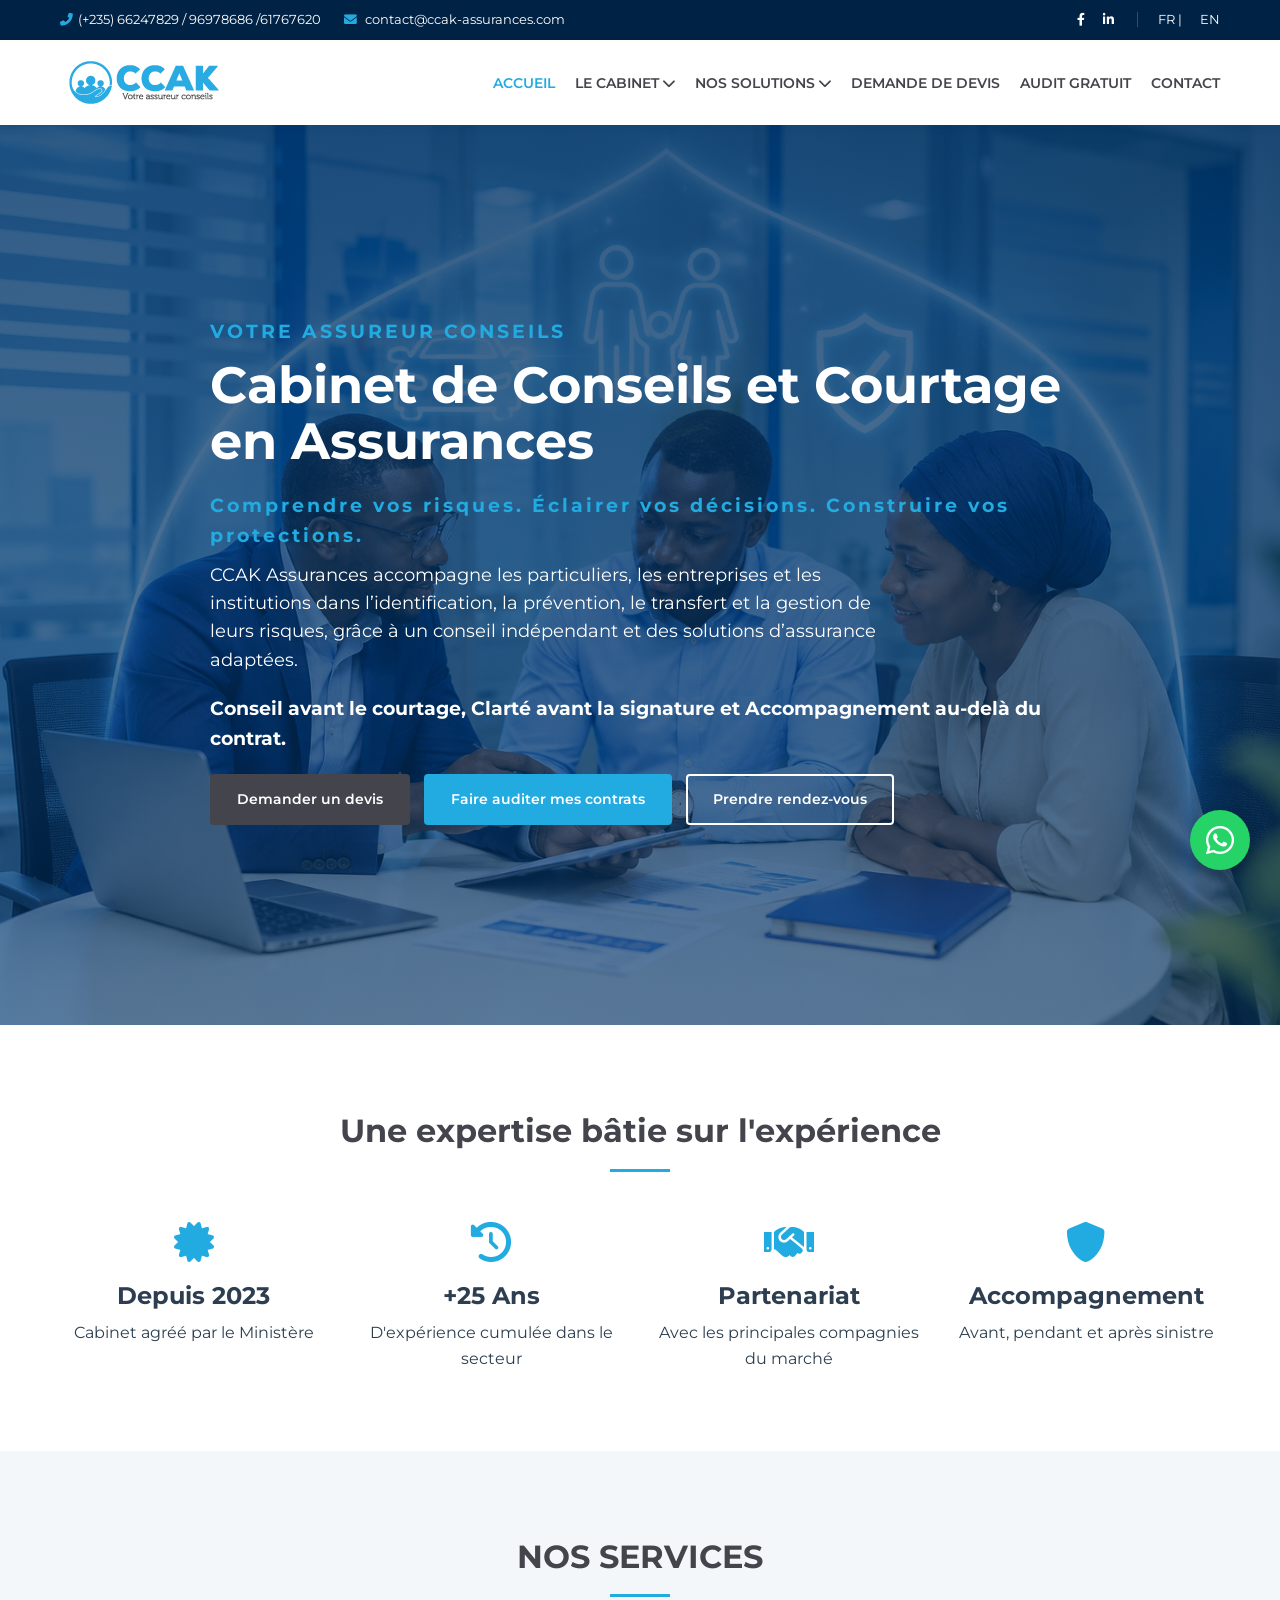
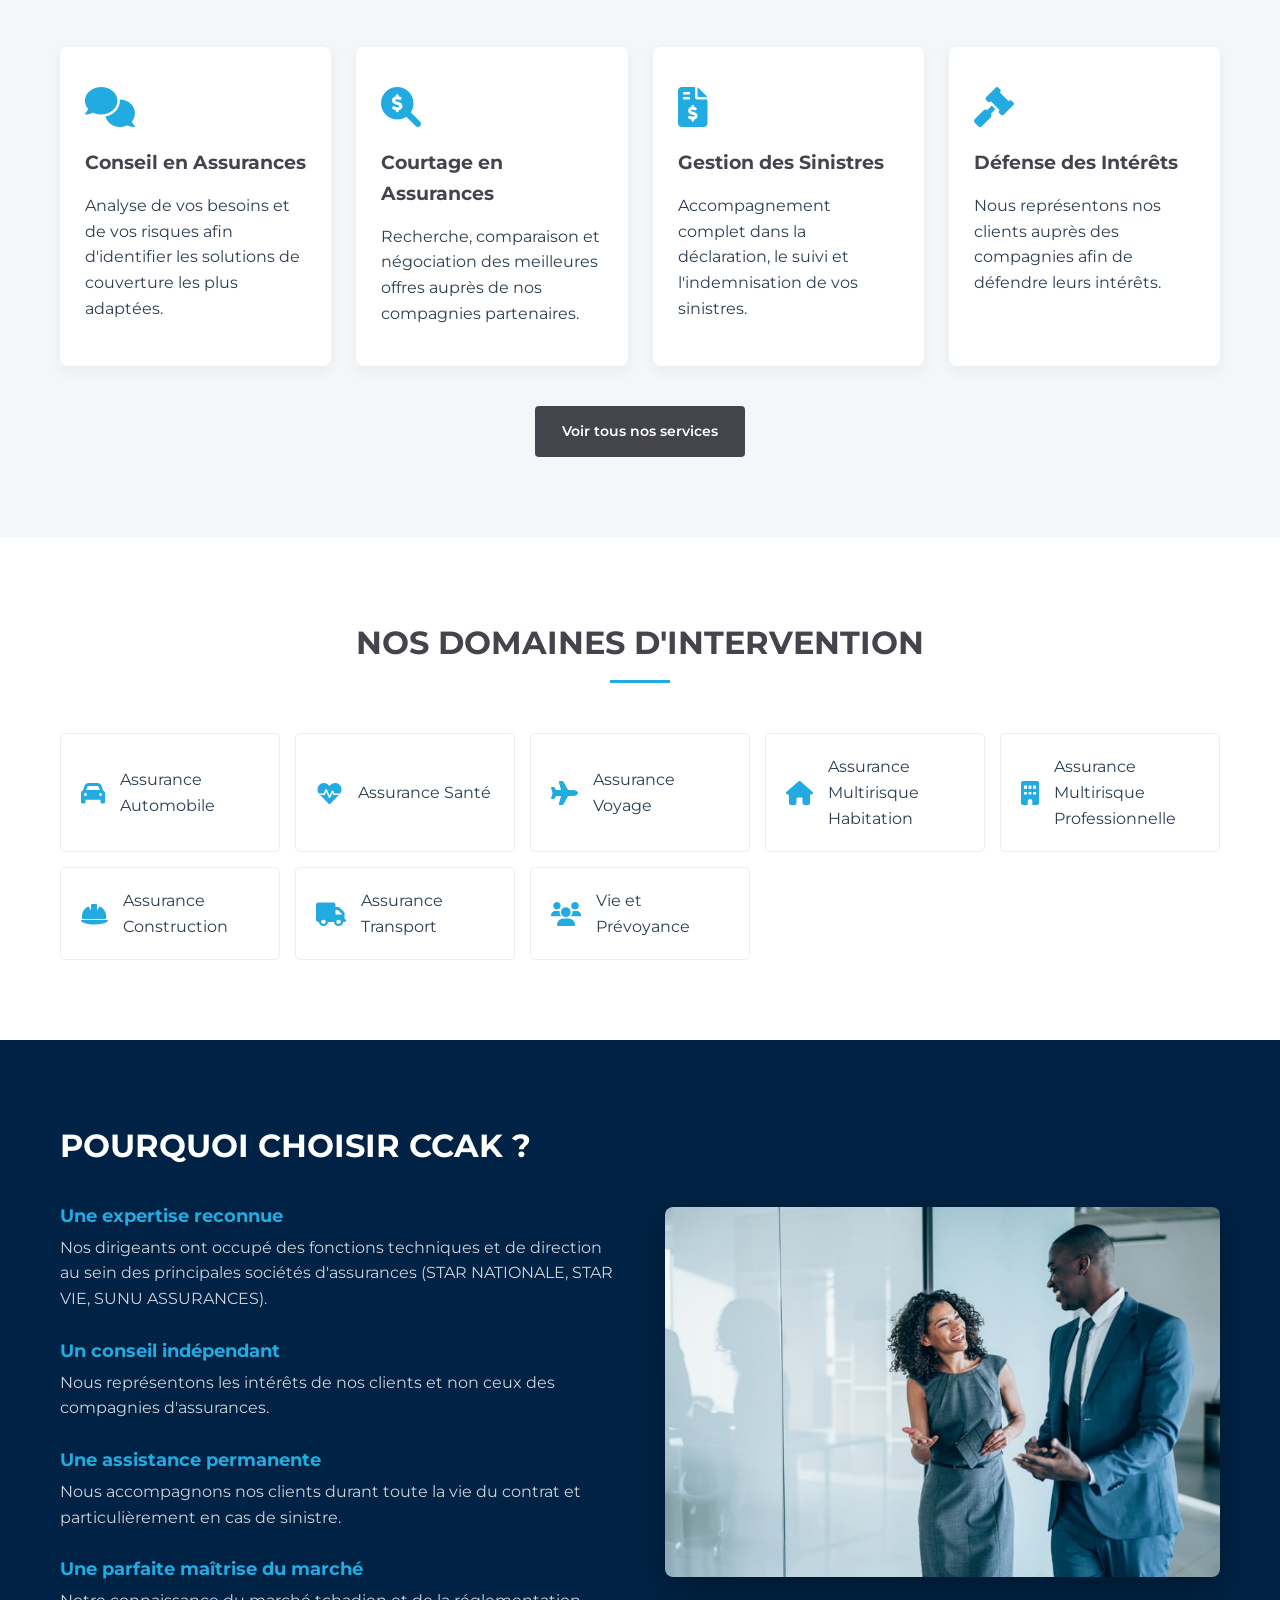
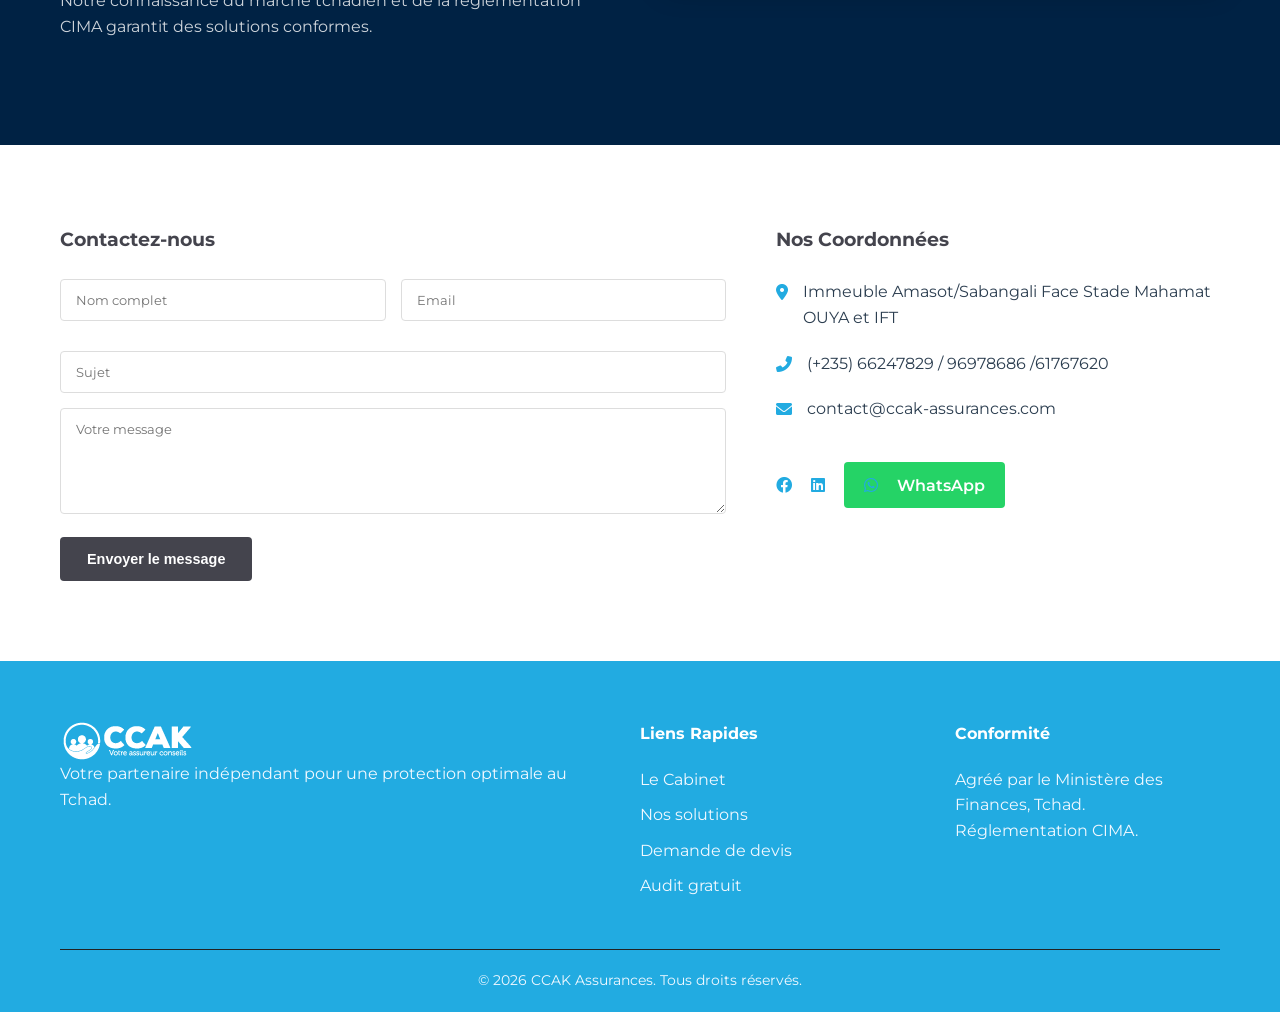
<file: index.html>
<!DOCTYPE html>
<html lang="fr">
<head>
    <meta charset="UTF-8">
    <meta name="viewport" content="width=device-width, initial-scale=1.0">
    <title>CCAK Assurances - Votre Assureur Conseils au Tchad</title>
    <meta name="description" content="Cabinet de Conseils et Courtage en Assurances agréé CIMA au Tchad. Nous accompagnons particuliers, entreprises et ONG.">
    <!-- Google Fonts: Montserrat -->
    <link href="https://fonts.googleapis.com/css2?family=Montserrat:wght@300;400;600;700&display=swap" rel="stylesheet">
    <!-- Font Awesome -->
    <link rel="stylesheet" href="https://cdnjs.cloudflare.com/ajax/libs/font-awesome/6.0.0/css/all.min.css">
    <!-- Custom CSS -->
    <link rel="stylesheet" href="assets/css/style.css">
</head>
<body>

    <!-- Top Bar -->
    <div class="top-bar">
        <div class="container">
            <div class="top-info">
                <span><i class="fas fa-phone-alt"></i>(+235) 66247829 / 96978686 /61767620</span>
                <span><i class="fas fa-envelope"></i> contact@ccak-assurances.com</span>
            </div>
            <div class="top-social">
                <a href="#"><i class="fab fa-facebook-f"></i></a>
                <a href="#"><i class="fab fa-linkedin-in"></i></a>
                <span class="lang-switch">FR | <a href="#">EN</a></span>
            </div>
        </div>
    </div>

    <!-- Header -->
    <header>
        <div class="container header-flex">
            <div class="logo">
                <img src="assets/logos/logo1.jpg" alt="">
            </div>
            <nav>
                <ul id="nav-menu">
                    <li><a href="index.html" class="active">Accueil</a></li>
                    <li class="dropdown">
                        <a href="cabinet.html">Le Cabinet <i class="fas fa-chevron-down"></i></a>
                        <ul class="dropdown-menu">
                            <li><a href="cabinet.html#qui-sommes-nous">Qui sommes-nous ?</a></li>
                            <li><a href="mot-du-dg.html">Mot du DG</a></li>
                            <li><a href="cabinet.html#equipe">Notre Équipe</a></li>
                            <li><a href="cabinet.html#partenaires">Nos Partenaires</a></li>
                        </ul>
                    </li>
                    <li class="dropdown">
                        <a href="solutions.html">Nos Solutions <i class="fas fa-chevron-down"></i></a>
                        <ul class="dropdown-menu">
                            <li><a href="solutions.html#particuliers">Particuliers</a></li>
                            <li><a href="solutions.html#entreprises">Entreprises</a></li>
                            <li><a href="solutions.html#ong">ONG & Institutions</a></li>
                        </ul>
                    </li>
                    <li><a href="devis.html">Demande de Devis</a></li>
                    <li><a href="audit.html">Audit Gratuit</a></li>
                    <li><a href="#contact">Contact</a></li>
                </ul>
                <div class="mobile-toggle" id="mobile-toggle">
                    <i class="fas fa-bars"></i>
                </div>
            </nav>
        </div>
    </header>

    <!-- Hero Section -->
    <section id="home" class="hero">
        <div class="container hero-content">
            <h2 class="hero-subtitle">VOTRE ASSUREUR CONSEILS</h2>
            <h1>Cabinet de Conseils et Courtage en Assurances</h1>
            <h4 class="hero-subtitle">Comprendre vos risques. Éclairer vos décisions. Construire vos protections.</h4>
            <p>CCAK Assurances accompagne les particuliers, les entreprises et les institutions dans l’identification, la prévention, le transfert et la gestion de leurs risques, grâce à un conseil indépendant et des solutions d’assurance adaptées.</p>
            <h3>Conseil avant le courtage, Clarté avant la signature et Accompagnement au-delà du contrat.</h3>
</p>

            <div class="hero-btns">
                <a href="devis.html" class="btn btn-primary">Demander un devis</a>
                <a href="audit.html" class="btn btn-secondary">Faire auditer mes contrats</a>
                <a href="#contact" class="btn btn-outline">Prendre rendez-vous</a>
            </div>
        </div>
    </section>
    <!-- CCAK en Chiffres -->
    <section class="stats">
        <div class="container">
            <div class="section-header">
                <h2>Une expertise bâtie sur l'expérience</h2>
            </div>
            <div class="stats-grid">
                <div class="stat-item">
                    <i class="fas fa-certificate"></i>
                    <h3>Depuis 2023</h3>
                    <p>Cabinet agréé par le Ministère</p>
                </div>
                <div class="stat-item">
                    <i class="fas fa-history"></i>
                    <h3>+25 Ans</h3>
                    <p>D'expérience cumulée dans le secteur</p>
                </div>
                <div class="stat-item">
                    <i class="fas fa-handshake"></i>
                    <h3>Partenariat</h3>
                    <p>Avec les principales compagnies du marché</p>
                </div>
                <div class="stat-item">
                    <i class="fas fa-shield-alt"></i>
                    <h3>Accompagnement</h3>
                    <p>Avant, pendant et après sinistre</p>
                </div>
            </div>
        </div>
    </section>

    <!-- Services Overview -->
    <section id="services" class="services">
        <div class="container">
            <div class="section-header">
                <h2>NOS SERVICES</h2>
            </div>
            <div class="services-grid">
                <div class="service-card">
                    <i class="fas fa-comments"></i>
                    <h3>Conseil en Assurances</h3>
                    <p>Analyse de vos besoins et de vos risques afin d'identifier les solutions de couverture les plus adaptées.</p>
                </div>
                <div class="service-card">
                    <i class="fas fa-search-dollar"></i>
                    <h3>Courtage en Assurances</h3>
                    <p>Recherche, comparaison et négociation des meilleures offres auprès de nos compagnies partenaires.</p>
                </div>
                <div class="service-card">
                    <i class="fas fa-file-invoice-dollar"></i>
                    <h3>Gestion des Sinistres</h3>
                    <p>Accompagnement complet dans la déclaration, le suivi et l'indemnisation de vos sinistres.</p>
                </div>
                <div class="service-card">
                    <i class="fas fa-gavel"></i>
                    <h3>Défense des Intérêts</h3>
                    <p>Nous représentons nos clients auprès des compagnies afin de défendre leurs intérêts.</p>
                </div>
            </div>
            <div class="text-center mt-40">
                <a href="solutions.html" class="btn btn-primary">Voir tous nos services</a>
            </div>
        </div>
    </section>

    <!-- Intervention Domains -->
    <section class="domains">
        <div class="container">
            <div class="section-header">
                <h2>NOS DOMAINES D'INTERVENTION</h2>
            </div>
            <div class="domains-grid">
                <div class="domain-item"><i class="fas fa-car"></i><span>Assurance Automobile</span></div>
                <div class="domain-item"><i class="fas fa-heartbeat"></i><span>Assurance Santé</span></div>
                <div class="domain-item"><i class="fas fa-plane"></i><span>Assurance Voyage</span></div>
                <div class="domain-item"><i class="fas fa-home"></i><span>Assurance Multirisque Habitation</span></div>
                <div class="domain-item"><i class="fas fa-building"></i><span>Assurance Multirisque Professionnelle</span></div>
                <div class="domain-item"><i class="fas fa-hard-hat"></i><span>Assurance Construction</span></div>
                <div class="domain-item"><i class="fas fa-truck"></i><span>Assurance Transport</span></div>
                <div class="domain-item"><i class="fas fa-users"></i><span>Vie et Prévoyance</span></div>
            </div>
        </div>
    </section>

    <!-- Why Choose Us -->
    <section class="why-choose">
        <div class="container">
            <div class="why-grid">
                <div class="why-text">
                    <h2>POURQUOI CHOISIR CCAK ?</h2>
                    <div class="why-item">
                        <h4>Une expertise reconnue</h4>
                        <p>Nos dirigeants ont occupé des fonctions techniques et de direction au sein des principales sociétés d'assurances (STAR NATIONALE, STAR VIE, SUNU ASSURANCES).</p>
                    </div>
                    <div class="why-item">
                        <h4>Un conseil indépendant</h4>
                        <p>Nous représentons les intérêts de nos clients et non ceux des compagnies d'assurances.</p>
                    </div>
                    <div class="why-item">
                        <h4>Une assistance permanente</h4>
                        <p>Nous accompagnons nos clients durant toute la vie du contrat et particulièrement en cas de sinistre.</p>
                    </div>
                    <div class="why-item">
                        <h4>Une parfaite maîtrise du marché</h4>
                        <p>Notre connaissance du marché tchadien et de la réglementation CIMA garantit des solutions conformes.</p>
                    </div>
                </div>
                <div class="why-img">
                    <img src="assets/images/about.jpg" alt="CCAK Expertise">
                </div>
            </div>
        </div>
    </section>

    <!-- Contact Section -->
    <section id="contact" class="contact">
        <div class="container">
            <div class="contact-grid">
                <div class="contact-form">
                    <h3>Contactez-nous</h3>
                    <form action="https://formspree.io/f/xbglrqkd" method="POST">
    <input type="hidden" name="_subject" value="Nouveau message depuis le site CCAK">

    <div class="form-row">
        <input type="text" name="nom" placeholder="Nom complet" required>
        <input type="email" name="email" placeholder="Email" required>
    </div>

    <input type="text" name="sujet" placeholder="Sujet" required>

    <textarea name="message" placeholder="Votre message" rows="5" required></textarea>

    <button type="submit" class="btn btn-primary">
        Envoyer le message
    </button>
</form>

                </div>
                <div class="contact-info">
                    <h3>Nos Coordonnées</h3>
                    <p><i class="fas fa-map-marker-alt"></i> Immeuble Amasot/Sabangali
Face Stade Mahamat OUYA et IFT</p>
                    <p><i class="fas fa-phone-alt"></i> (+235) 66247829 / 96978686 /61767620 </p>
                    <p><i class="fas fa-envelope"></i> contact@ccak-assurances.com</p>
                    <div class="social-links">
                        <a href="#"><i class="fab fa-facebook"></i></a>
                        <a href="#"><i class="fab fa-linkedin"></i></a>
                        <a href="https://wa.me/23561767620" class="whatsapp-link"><i class="fab fa-whatsapp"></i> WhatsApp</a>
                    </div>
                </div>
            </div>
        </div>
    </section>

    <!-- Footer -->
    <footer>
        <div class="container">
            <div class="footer-grid">
                <div class="footer-about">
                    <img src="assets/logos/logoblanc.png" alt="">
                    <p>Votre partenaire indépendant pour une protection optimale au Tchad.</p>
                </div>
                <div class="footer-links">
                    <h4>Liens Rapides</h4>
                    <ul>
                        <li><a href="cabinet.html">Le Cabinet</a></li>
                        <li><a href="solutions.html">Nos solutions</a></li>
                        <li><a href="devis.html">Demande de devis</a></li>
                        <li><a href="audit.html">Audit gratuit</a></li>
                    </ul>
                </div>
                <div class="footer-legal">
                    <h4>Conformité</h4>
                    <p>Agréé par le Ministère des Finances, Tchad.</p>
                    <p>Réglementation CIMA.</p>
                </div>
            </div>
            <div class="footer-bottom">
                <p>&copy; 2026 CCAK Assurances. Tous droits réservés.</p>
            </div>
        </div>
    </footer>

    <!-- WhatsApp Floating Button -->
    <a href="https://wa.me/23566247829" class="whatsapp-float" target="_blank">
        <i class="fab fa-whatsapp"></i>
    </a>

    <script src="assets/js/script.js"></script>
</body>
</html>
</file>
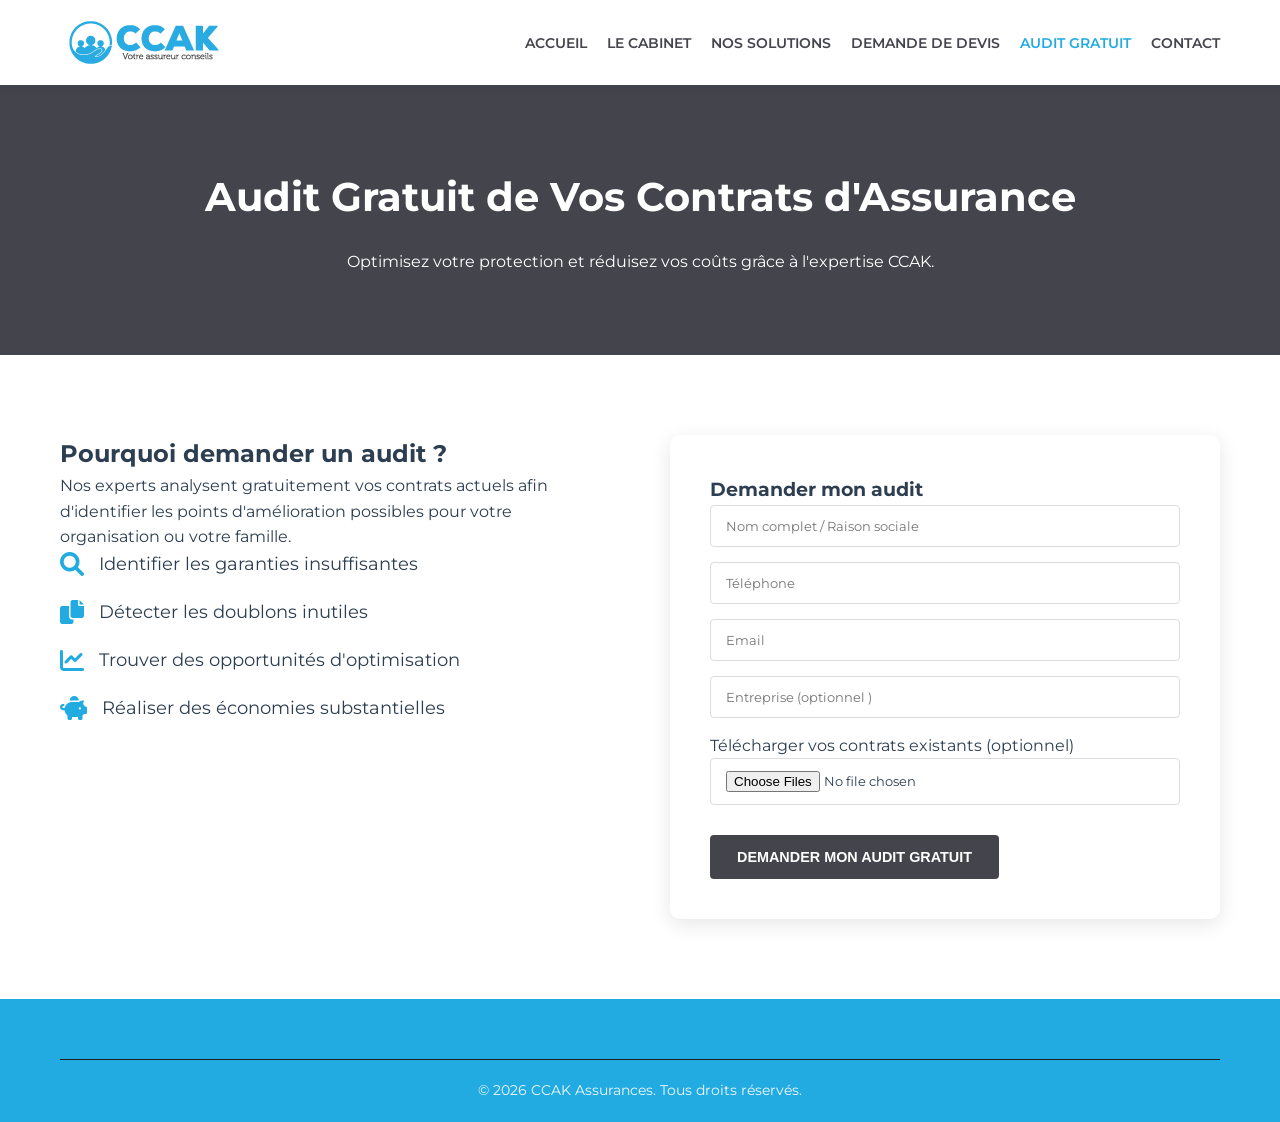
<file: audit.html>
<!doctype html>
<html lang="fr">
  <head>
    <meta charset="UTF-8" />
    <meta name="viewport" content="width=device-width, initial-scale=1.0" />
    <title>Audit Gratuit de vos Contrats - CCAK Assurances</title>
    <link
      href="https://fonts.googleapis.com/css2?family=Montserrat:wght@300;400;600;700&display=swap"
      rel="stylesheet"
    />
    <link
      rel="stylesheet"
      href="https://cdnjs.cloudflare.com/ajax/libs/font-awesome/6.0.0/css/all.min.css"
    />
    <link rel="stylesheet" href="assets/css/style.css" />
    <style>
      .audit-hero {
        padding: 80px 0;
        background: var(--primary-color);
        color: #fff;
        text-align: center;
      }
      .audit-hero h1 {
        font-size: 2.5rem;
        margin-bottom: 20px;
      }
      .audit-content {
        padding: 80px 0;
      }
      .audit-grid {
        display: grid;
        grid-template-columns: 1fr 1fr;
        gap: 60px;
      }
      .audit-features li {
        margin-bottom: 20px;
        display: flex;
        align-items: center;
        font-size: 1.1rem;
      }
      .audit-features i {
        color: var(--secondary-color);
        margin-right: 15px;
        font-size: 1.5rem;
      }
      .audit-form {
        background: #fff;
        padding: 40px;
        border-radius: 10px;
        box-shadow: 0 5px 20px rgba(0, 0, 0, 0.1);
      }
      @media (max-width: 768px) {
        .audit-grid {
          grid-template-columns: 1fr;
        }
      }
    </style>
  </head>
  <body>
    <header>
      <div class="container header-flex">
        <div class="logo">
          <img src="assets/logos/logo1.jpg" alt="" />
        </div>
        <nav>
          <ul id="nav-menu">
            <li><a href="index.html">Accueil</a></li>
            <li><a href="cabinet.html">Le Cabinet</a></li>
            <li><a href="solutions.html">Nos Solutions</a></li>
            <li><a href="devis.html">Demande de Devis</a></li>
            <li><a href="audit.html" class="active">Audit Gratuit</a></li>
            <li><a href="index.html#contact">Contact</a></li>
          </ul>
        </nav>
      </div>
    </header>

    <section class="audit-hero">
      <div class="container">
        <h1>Audit Gratuit de Vos Contrats d'Assurance</h1>
        <p>
          Optimisez votre protection et réduisez vos coûts grâce à l'expertise
          CCAK.
        </p>
      </div>
    </section>

    <section class="audit-content">
      <div class="container">
        <div class="audit-grid">
          <div class="audit-info">
            <h2>Pourquoi demander un audit ?</h2>
            <p>
              Nos experts analysent gratuitement vos contrats actuels afin
              d'identifier les points d'amélioration possibles pour votre
              organisation ou votre famille.
            </p>
            <ul class="audit-features">
              <li>
                <i class="fas fa-search"></i> Identifier les garanties
                insuffisantes
              </li>
              <li>
                <i class="fas fa-copy"></i> Détecter les doublons inutiles
              </li>
              <li>
                <i class="fas fa-chart-line"></i> Trouver des opportunités
                d'optimisation
              </li>
              <li>
                <i class="fas fa-piggy-bank"></i> Réaliser des économies
                substantielles
              </li>
            </ul>
          </div>
          <div class="audit-form">
            <h3>Demander mon audit</h3>
            <form
              id="audit-form"
              action="https://formspree.io/f/xbglrqkd"
              method="POST"
              enctype="multipart/form-data"
            >
              <input
                type="hidden"
                name="_subject"
                value="Nouvelle demande d'audit gratuit - CCAK Assurances"
              />

              <input
                type="text"
                name="nom_ou_raison_sociale"
                placeholder="Nom complet / Raison sociale"
                required
              />

              <input
                type="tel"
                name="telephone"
                placeholder="Téléphone"
                required
              />

              <input type="email" name="email" placeholder="Email" required />

              <input
                type="text"
                name="entreprise"
                placeholder="Entreprise (optionnel )"
              />

              <div style="margin-bottom: 15px">
                <label for="contrats">
                  Télécharger vos contrats existants (optionnel)
                </label>

                <input type="file" name="contrats" id="contrats" multiple />
              </div>

              <button type="submit" class="btn btn-primary">
                DEMANDER MON AUDIT GRATUIT
              </button>

              <p
                id="audit-success"
                style="display: none; color: green; margin-top: 15px"
              >
                Votre demande d'audit a bien été envoyée.
              </p>

              <p
                id="audit-error"
                style="display: none; color: red; margin-top: 15px"
              >
                Une erreur est survenue. Veuillez réessayer.
              </p>
            </form>

            <script>
              document
                .getElementById("audit-form")
                .addEventListener("submit", async function (event) {
                  event.preventDefault();

                  const form = event.target;
                  const button = form.querySelector("button[type='submit']");
                  const successMessage =
                    document.getElementById("audit-success");
                  const errorMessage = document.getElementById("audit-error");

                  button.disabled = true;
                  button.textContent = "Envoi en cours...";
                  successMessage.style.display = "none";
                  errorMessage.style.display = "none";

                  try {
                    const response = await fetch(form.action, {
                      method: "POST",
                      body: new FormData(form),
                      headers: {
                        Accept: "application/json",
                      },
                    });

                    if (response.ok) {
                      form.reset();
                      successMessage.style.display = "block";
                      button.textContent = "Demande envoyée";
                    } else {
                      throw new Error("Erreur Formspree");
                    }
                  } catch (error) {
                    errorMessage.style.display = "block";
                    button.disabled = false;
                    button.textContent = "DEMANDER MON AUDIT GRATUIT";
                  }
                });
            </script>
          </div>
        </div>
      </div>
    </section>

    <footer>
      <div class="container">
        <div class="footer-bottom">
          <p>&copy; 2026 CCAK Assurances. Tous droits réservés.</p>
        </div>
      </div>
    </footer>

    <script src="assets/js/script.js"></script>
  </body>
</html>
</file>
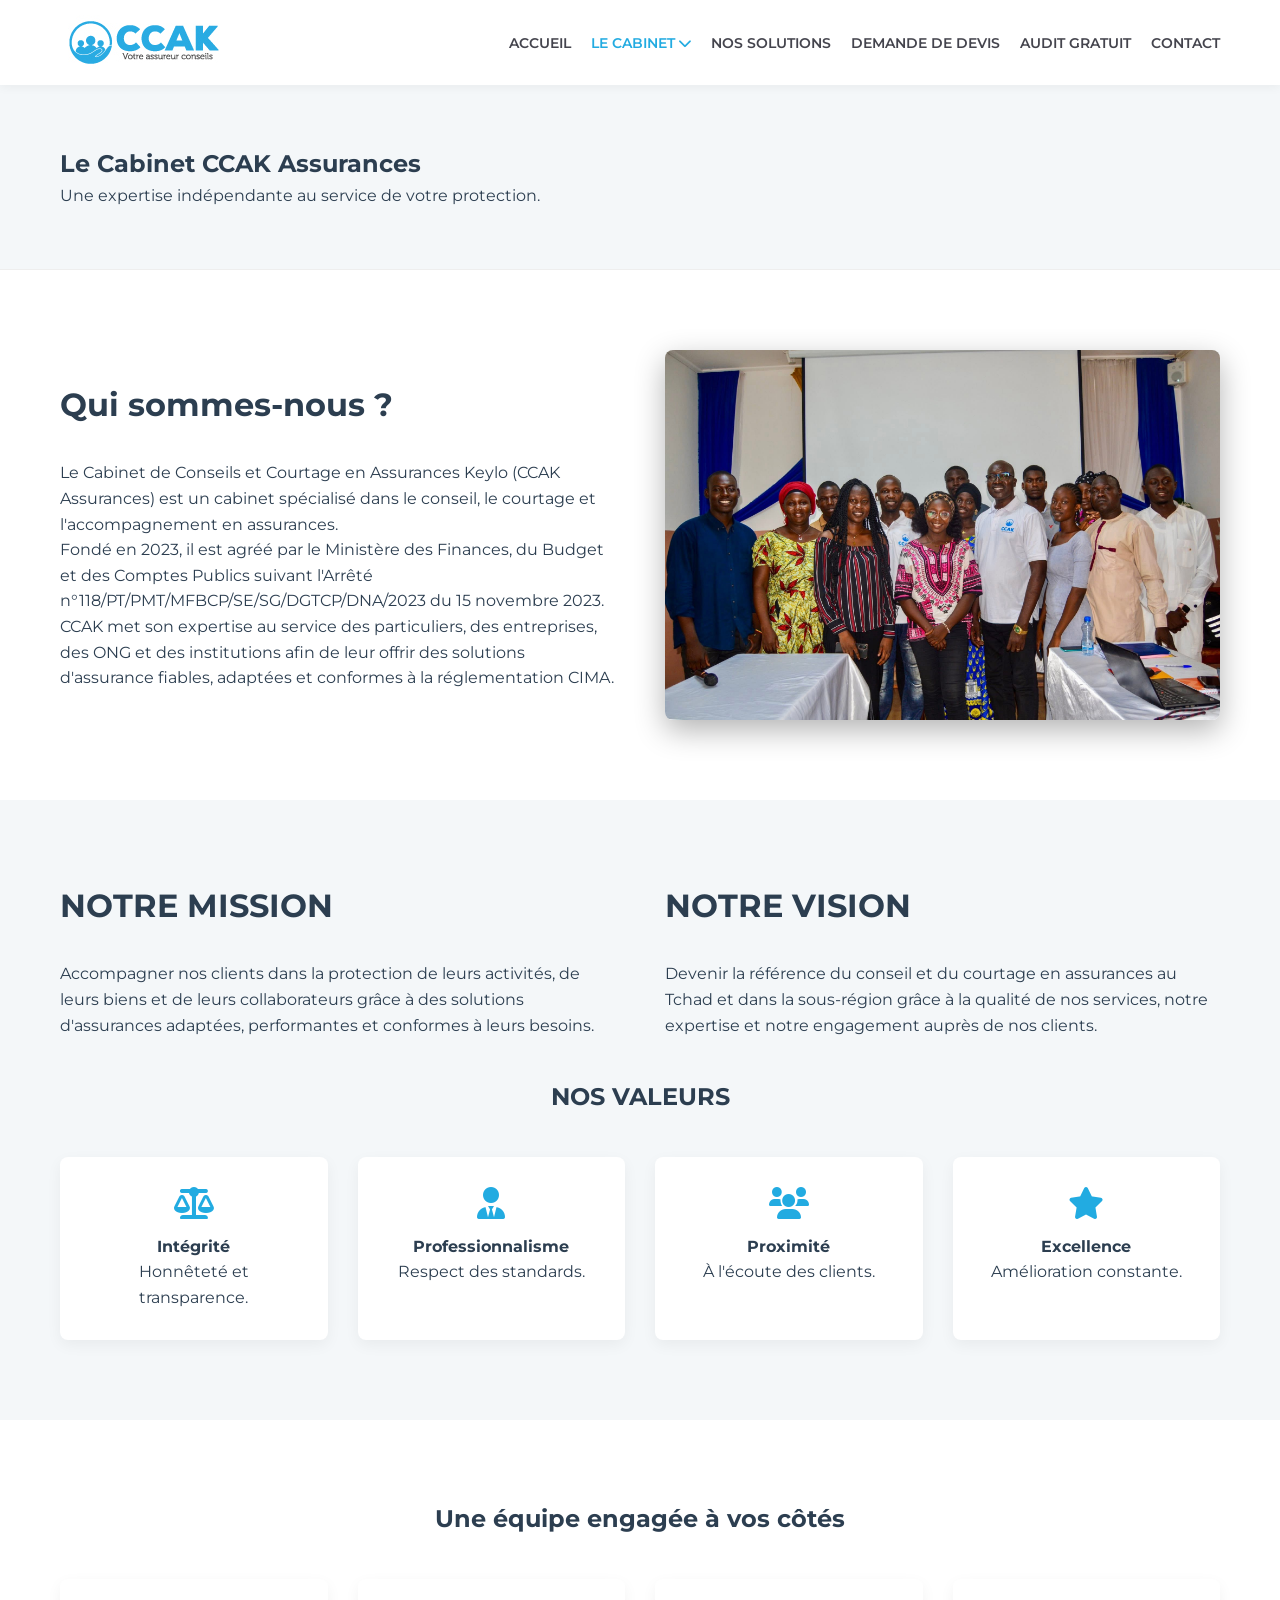
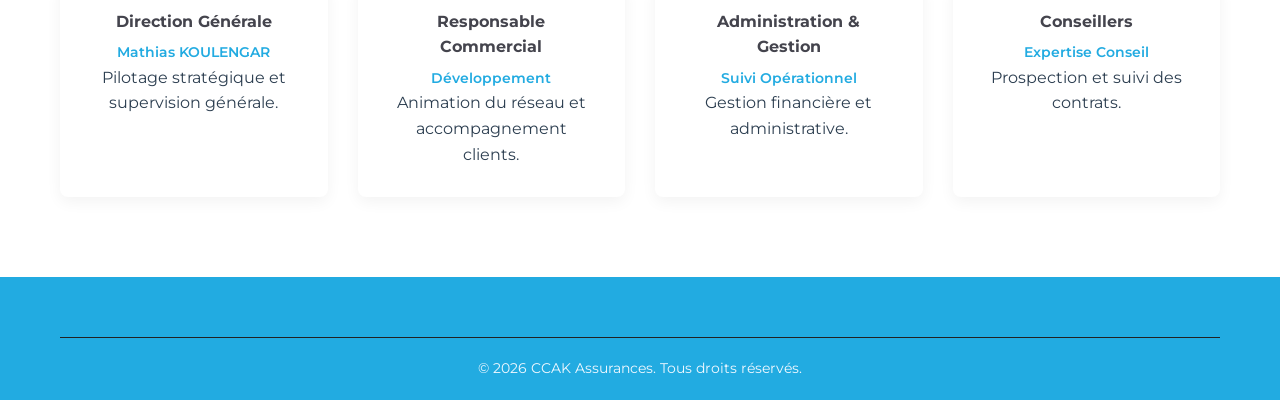
<file: cabinet.html>
<!DOCTYPE html>
<html lang="fr">
<head>
    <meta charset="UTF-8">
    <meta name="viewport" content="width=device-width, initial-scale=1.0">
    <title>Le Cabinet - CCAK Assurances</title>
    <link href="https://fonts.googleapis.com/css2?family=Montserrat:wght@300;400;600;700&display=swap" rel="stylesheet">
    <link rel="stylesheet" href="https://cdnjs.cloudflare.com/ajax/libs/font-awesome/6.0.0/css/all.min.css">
    <link rel="stylesheet" href="assets/css/style.css">
    <style>
        .page-header { padding: 60px 0; background: var(--light-bg); border-bottom: 1px solid #eee; }
        .content-section { padding: 80px 0; }
        .values-grid { display: grid; grid-template-columns: repeat(auto-fit, minmax(200px, 1fr)); gap: 30px; margin-top: 40px; }
        .value-card { text-align: center; padding: 30px; background: #fff; border-radius: 8px; box-shadow: 0 5px 15px rgba(0,0,0,0.05); }
        .value-card i { font-size: 2rem; color: var(--secondary-color); margin-bottom: 15px; }
        .team-grid { display: grid; grid-template-columns: repeat(auto-fit, minmax(250px, 1fr)); gap: 30px; margin-top: 40px; }
        .team-card { background: #fff; padding: 30px; border-radius: 8px; box-shadow: 0 5px 15px rgba(0,0,0,0.05); text-align: center; }
        .team-card h4 { color: var(--primary-color); margin-bottom: 5px; }
        .team-card span { color: var(--secondary-color); font-weight: 600; font-size: 0.9rem; }
    </style>
</head>
<body>

    <header>
        <div class="container header-flex">
            <div class="logo">
                <img src="assets/logos/logo1.jpg" alt="">
            </div>
            <nav>
                <ul id="nav-menu">
                    <li><a href="index.html">Accueil</a></li>
                    <li class="dropdown">
                        <a href="cabinet.html" class="active">Le Cabinet <i class="fas fa-chevron-down"></i></a>
                        <ul class="dropdown-menu">
                            <li><a href="#qui-sommes-nous">Qui sommes-nous ?</a></li>
                            <li><a href="mot-du-dg.html">Mot du DG</a></li>
                            <li><a href="#equipe">Notre Équipe</a></li>
                        </ul>
                    </li>
                    <li><a href="solutions.html">Nos Solutions</a></li>
                    <li><a href="devis.html">Demande de Devis</a></li>
                    <li><a href="audit.html">Audit Gratuit</a></li>
                    <li><a href="index.html#contact">Contact</a></li>
                </ul>
            </nav>
        </div>
    </header>

    <section class="page-header">
        <div class="container">
            <h1>Le Cabinet CCAK Assurances</h1>
            <p>Une expertise indépendante au service de votre protection.</p>
        </div>
    </section>

    <section id="qui-sommes-nous" class="content-section">
        <div class="container">
            <div class="why-grid">
                <div class="why-text">
                    <h2>Qui sommes-nous ?</h2>
                    <p>Le Cabinet de Conseils et Courtage en Assurances Keylo (CCAK Assurances) est un cabinet spécialisé dans le conseil, le courtage et l'accompagnement en assurances.</p>
                    <p>Fondé en 2023, il est agréé par le Ministère des Finances, du Budget et des Comptes Publics suivant l'Arrêté n°118/PT/PMT/MFBCP/SE/SG/DGTCP/DNA/2023 du 15 novembre 2023. CCAK met son expertise au service des particuliers, des entreprises, des ONG et des institutions afin de leur offrir des solutions d'assurance fiables, adaptées et conformes à la réglementation CIMA.</p>
                </div>
                <div class="why-img">
                    <img src="assets/images/about1.jpg" alt="CCAK Presentation">
                </div>
            </div>
        </div>
    </section>

    <section class="content-section" style="background: var(--light-bg);">
        <div class="container">
            <div class="why-grid">
                <div class="why-text">
                    <h2>NOTRE MISSION</h2>
                    <p>Accompagner nos clients dans la protection de leurs activités, de leurs biens et de leurs collaborateurs grâce à des solutions d'assurances adaptées, performantes et conformes à leurs besoins.</p>
                </div>
                <div class="why-text">
                    <h2>NOTRE VISION</h2>
                    <p>Devenir la référence du conseil et du courtage en assurances au Tchad et dans la sous-région grâce à la qualité de nos services, notre expertise et notre engagement auprès de nos clients.</p>
                </div>
            </div>

            <h2 class="text-center mt-40">NOS VALEURS</h2>
            <div class="values-grid">
                <div class="value-card"><i class="fas fa-balance-scale"></i><h4>Intégrité</h4><p>Honnêteté et transparence.</p></div>
                <div class="value-card"><i class="fas fa-user-tie"></i><h4>Professionnalisme</h4><p>Respect des standards.</p></div>
                <div class="value-card"><i class="fas fa-users"></i><h4>Proximité</h4><p>À l'écoute des clients.</p></div>
                <div class="value-card"><i class="fas fa-star"></i><h4>Excellence</h4><p>Amélioration constante.</p></div>
            </div>
        </div>
    </section>

    <section id="equipe" class="content-section">
        <div class="container">
            <h2 class="text-center">Une équipe engagée à vos côtés</h2>
            <div class="team-grid">
                <div class="team-card">
                    <h4>Direction Générale</h4>
                    <span>Mathias KOULENGAR</span>
                    <p>Pilotage stratégique et supervision générale.</p>
                </div>
                <div class="team-card">
                    <h4>Responsable Commercial</h4>
                    <span>Développement</span>
                    <p>Animation du réseau et accompagnement clients.</p>
                </div>
                <div class="team-card">
                    <h4>Administration & Gestion</h4>
                    <span>Suivi Opérationnel</span>
                    <p>Gestion financière et administrative.</p>
                </div>
                <div class="team-card">
                    <h4>Conseillers</h4>
                    <span>Expertise Conseil</span>
                    <p>Prospection et suivi des contrats.</p>
                </div>
            </div>
        </div>
    </section>

    <footer>
        <div class="container">
            <div class="footer-bottom">
                <p>&copy; 2026 CCAK Assurances. Tous droits réservés.</p>
            </div>
        </div>
    </footer>

    <script src="assets/js/script.js"></script>
</body>
</html>
</file>
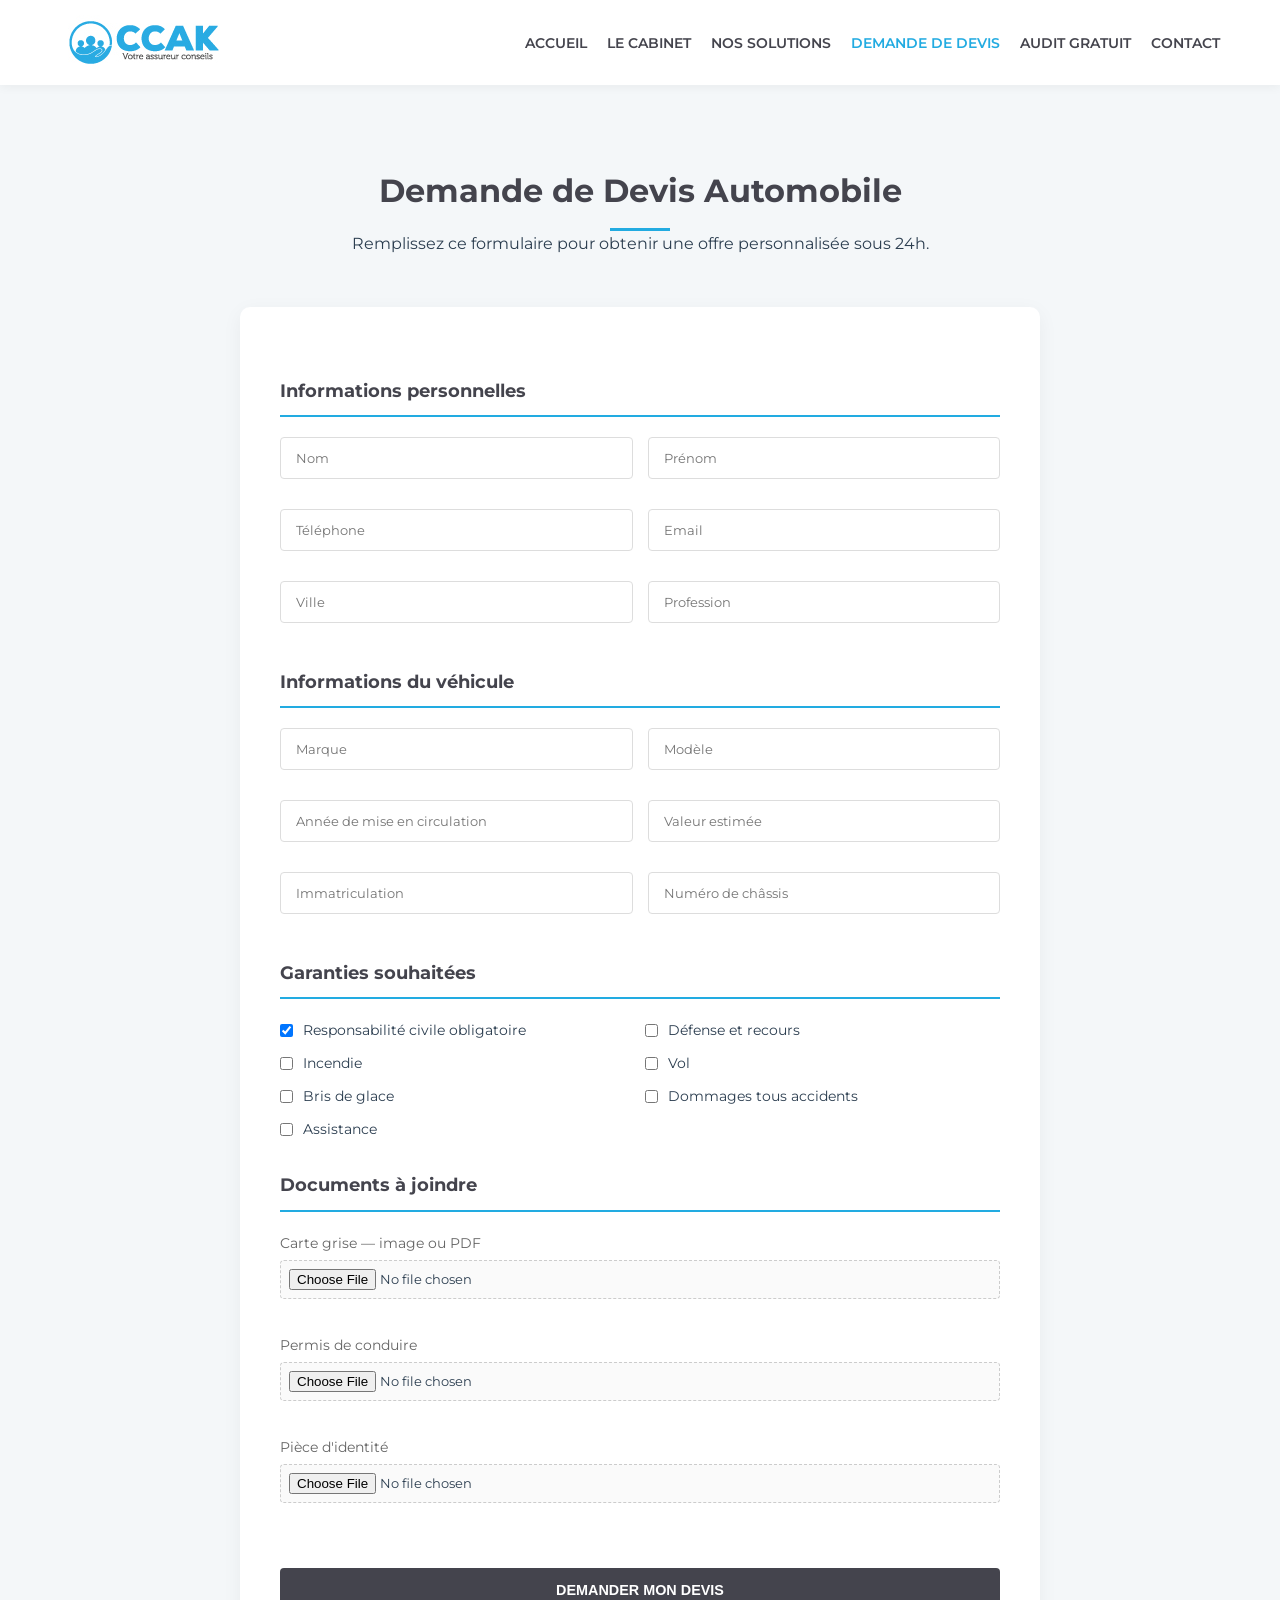
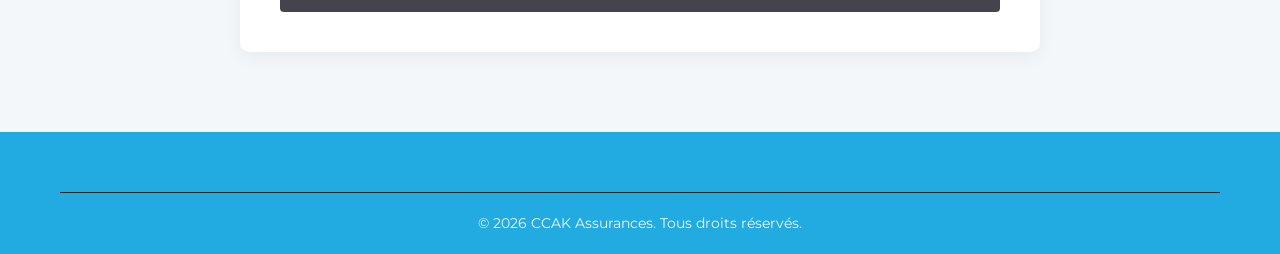
<file: devis.html>
<!DOCTYPE html>
<html lang="fr">
<head>
    <meta charset="UTF-8">
    <meta name="viewport" content="width=device-width, initial-scale=1.0">
    <title>Demande de Devis - CCAK Assurances</title>
    <link href="https://fonts.googleapis.com/css2?family=Montserrat:wght@300;400;600;700&display=swap" rel="stylesheet">
    <link rel="stylesheet" href="https://cdnjs.cloudflare.com/ajax/libs/font-awesome/6.0.0/css/all.min.css">
    <link rel="stylesheet" href="assets/css/style.css">
    <style>
        .devis-section { padding: 80px 0; background: var(--light-bg); }
        .form-container { background: #fff; padding: 40px; border-radius: 10px; box-shadow: 0 5px 20px rgba(0,0,0,0.05); max-width: 800px; margin: 0 auto; }
        .form-section-title { border-bottom: 2px solid var(--secondary-color); padding-bottom: 10px; margin: 30px 0 20px; color: var(--primary-color); font-size: 1.1rem; }
        .checkbox-group { display: grid; grid-template-columns: 1fr 1fr; gap: 10px; margin-bottom: 20px; }
        .checkbox-item { display: flex; align-items: center; font-size: 0.9rem; }
        .checkbox-item input { width: auto; margin-right: 10px; margin-bottom: 0; }
        .file-input-group { margin-bottom: 20px; }
        .file-input-group label { display: block; font-size: 0.9rem; margin-bottom: 5px; color: var(--accent-color); }
        .file-input-group input { padding: 8px; border: 1px dashed #ccc; background: #fafafa; }
    </style>
</head>
<body>

    <header>
        <div class="container header-flex">
            <div class="logo">
                <img src="assets/logos/logo1.jpg" alt="">
            </div>
            <nav>
                <ul id="nav-menu">
                    <li><a href="index.html">Accueil</a></li>
                    <li><a href="cabinet.html">Le Cabinet</a></li>
                    <li><a href="solutions.html">Nos Solutions</a></li>
                    <li><a href="devis.html" class="active">Demande de Devis</a></li>
                    <li><a href="audit.html">Audit Gratuit</a></li>
                    <li><a href="index.html#contact">Contact</a></li>
                </ul>
            </nav>
        </div>
    </header>

    <section class="devis-section">
        <div class="container">
            <div class="section-header">
                <h2>Demande de Devis Automobile</h2>
                <p>Remplissez ce formulaire pour obtenir une offre personnalisée sous 24h.</p>
            </div>

            <div class="form-container">
                <form
    action="https://formspree.io/f/xbglrqkd"
    method="POST"
    enctype="multipart/form-data"
>
    <!-- Objet de l'e-mail reçu -->
    <input
        type="hidden"
        name="_subject"
        value="Nouvelle demande de devis automobile - CCAK Assurances"
    >

    <h4 class="form-section-title">Informations personnelles</h4>

    <div class="form-row">
        <input
            type="text"
            name="nom"
            placeholder="Nom"
            required
        >

        <input
            type="text"
            name="prenom"
            placeholder="Prénom"
            required
        >
    </div>

    <div class="form-row">
        <input
            type="tel"
            name="telephone"
            placeholder="Téléphone"
            required
        >

        <input
            type="email"
            name="email"
            placeholder="Email"
            required
        >
    </div>

    <div class="form-row">
        <input
            type="text"
            name="ville"
            placeholder="Ville"
            required
        >

        <input
            type="text"
            name="profession"
            placeholder="Profession"
            required
        >
    </div>

    <h4 class="form-section-title">Informations du véhicule</h4>

    <div class="form-row">
        <input
            type="text"
            name="marque"
            placeholder="Marque"
        >

        <input
            type="text"
            name="modele"
            placeholder="Modèle"
        >
    </div>

    <div class="form-row">
        <input
            type="number"
            name="annee_mise_en_circulation"
            placeholder="Année de mise en circulation"
        >

        <input
            type="text"
            name="valeur_estimee"
            placeholder="Valeur estimée"
        >
    </div>

    <div class="form-row">
        <input
            type="text"
            name="immatriculation"
            placeholder="Immatriculation"
            required
        >

        <input
            type="text"
            name="numero_chassis"
            placeholder="Numéro de châssis"
            required
        >
    </div>

    <h4 class="form-section-title">Garanties souhaitées</h4>

    <div class="checkbox-group">
        <div class="checkbox-item">
            <input
                type="checkbox"
                name="garantie_responsabilite_civile"
                value="Oui"
                id="rc"
                checked
            >
            <label for="rc">
                Responsabilité civile obligatoire
            </label>
        </div>

        <div class="checkbox-item">
            <input
                type="checkbox"
                name="garantie_defense_recours"
                value="Oui"
                id="dr"
            >
            <label for="dr">
                Défense et recours
            </label>
        </div>

        <div class="checkbox-item">
            <input
                type="checkbox"
                name="garantie_incendie"
                value="Oui"
                id="incendie"
            >
            <label for="incendie">
                Incendie
            </label>
        </div>

        <div class="checkbox-item">
            <input
                type="checkbox"
                name="garantie_vol"
                value="Oui"
                id="vol"
            >
            <label for="vol">
                Vol
            </label>
        </div>

        <div class="checkbox-item">
            <input
                type="checkbox"
                name="garantie_bris_de_glace"
                value="Oui"
                id="bris"
            >
            <label for="bris">
                Bris de glace
            </label>
        </div>

        <div class="checkbox-item">
            <input
                type="checkbox"
                name="garantie_dommages_tous_accidents"
                value="Oui"
                id="dommages"
            >
            <label for="dommages">
                Dommages tous accidents
            </label>
        </div>

        <div class="checkbox-item">
            <input
                type="checkbox"
                name="garantie_assistance"
                value="Oui"
                id="assistance"
            >
            <label for="assistance">
                Assistance
            </label>
        </div>
    </div>

    <h4 class="form-section-title">Documents à joindre</h4>

    <div class="file-input-group">
        <label for="carte_grise">
            Carte grise — image ou PDF
        </label>

        <input
            type="file"
            name="carte_grise"
            id="carte_grise"
            accept=".jpg,.jpeg,.png,.pdf"
            required
        >
    </div>

    <div class="file-input-group">
        <label for="permis_conduire">
            Permis de conduire
        </label>

        <input
            type="file"
            name="permis_conduire"
            id="permis_conduire"
            accept=".jpg,.jpeg,.png,.pdf"
        >
    </div>

    <div class="file-input-group">
        <label for="piece_identite">
            Pièce d'identité
        </label>

        <input
            type="file"
            name="piece_identite"
            id="piece_identite"
            accept=".jpg,.jpeg,.png,.pdf"
        >
    </div>

    <button
        type="submit"
        class="btn btn-primary btn-block"
        style="width: 100%; margin-top: 30px;"
    >
        DEMANDER MON DEVIS
    </button>
</form>

            </div>
        </div>
    </section>

    <footer>
        <div class="container">
            <div class="footer-bottom">
                <p>&copy; 2026 CCAK Assurances. Tous droits réservés.</p>
            </div>
        </div>
    </footer>

    <script src="assets/js/script.js"></script>
</body>
</html>
</file>
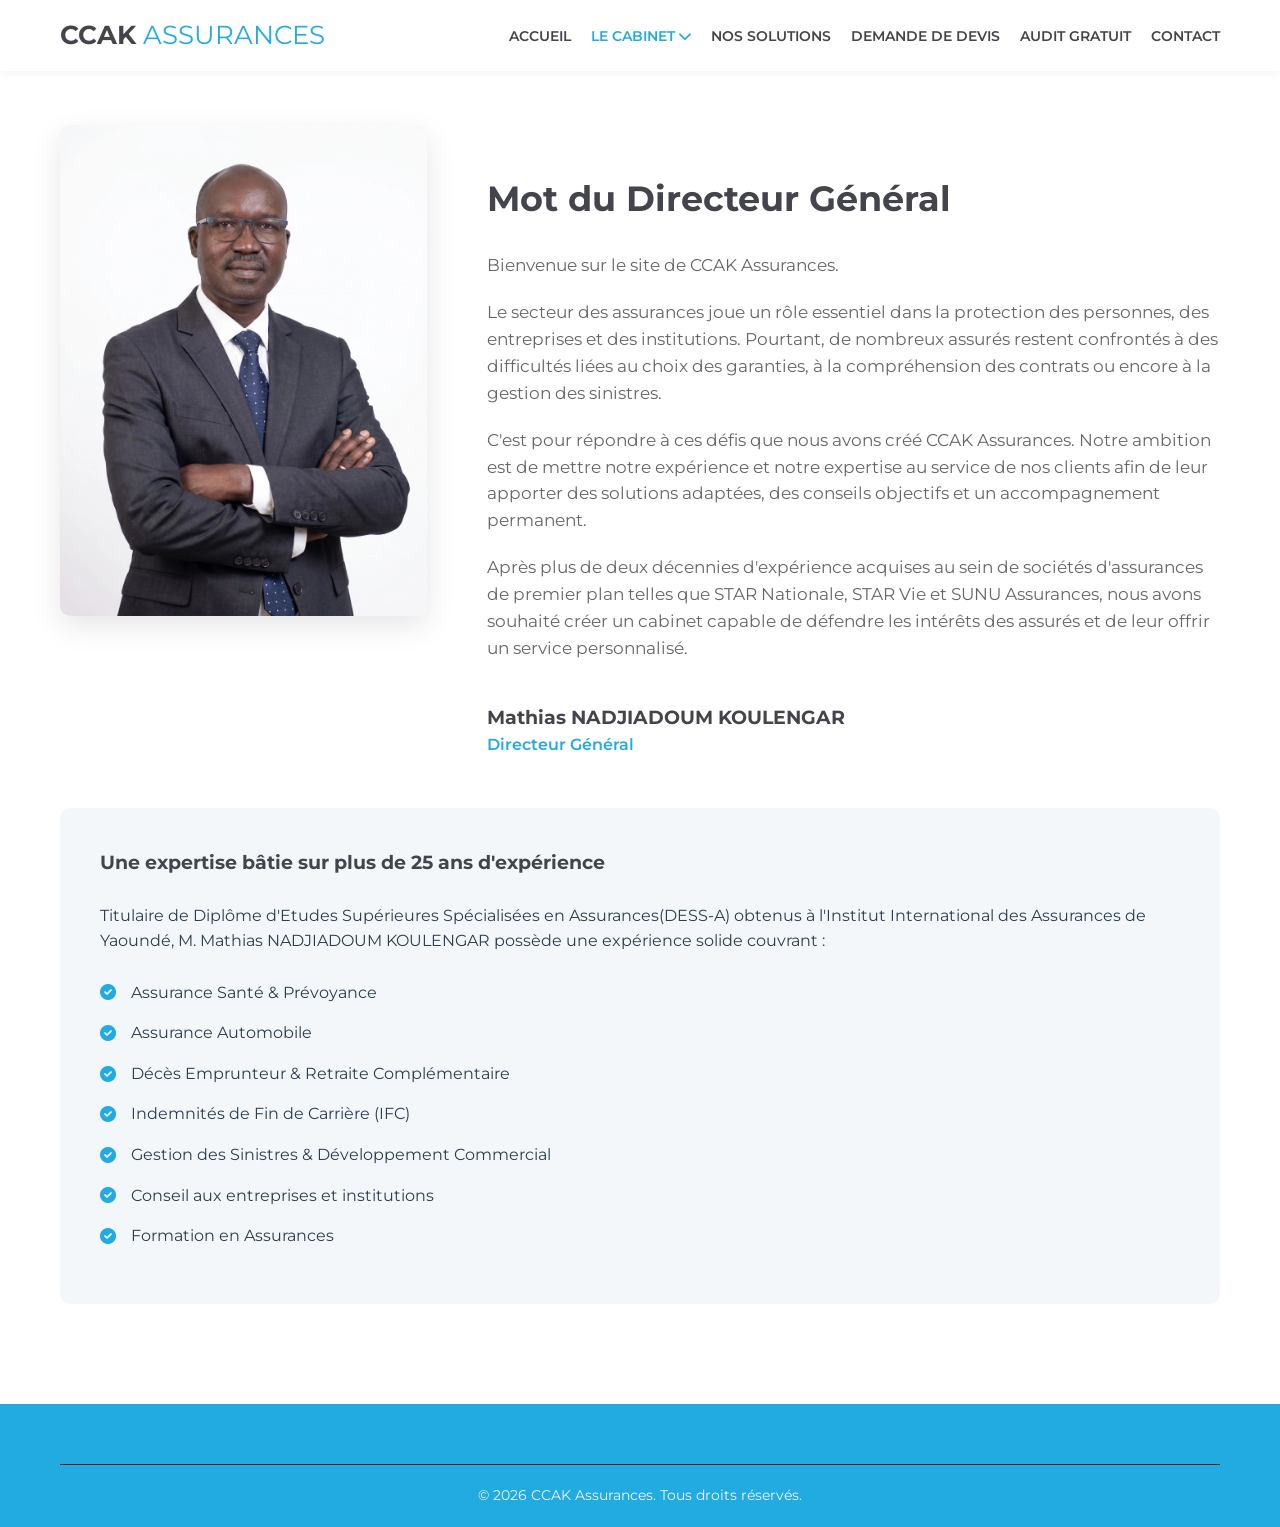
<file: mot-du-dg.html>
<!DOCTYPE html>
<html lang="fr">
<head>
    <meta charset="UTF-8">
    <meta name="viewport" content="width=device-width, initial-scale=1.0">
    <title>Mot du Directeur Général - CCAK Assurances</title>
    <link href="https://fonts.googleapis.com/css2?family=Montserrat:wght@300;400;600;700&display=swap" rel="stylesheet">
    <link rel="stylesheet" href="https://cdnjs.cloudflare.com/ajax/libs/font-awesome/6.0.0/css/all.min.css">
    <link rel="stylesheet" href="assets/css/style.css">
    <style>
        .dg-section { padding: 100px 0; }
        .dg-grid { display: grid; grid-template-columns: 1fr 2fr; gap: 60px; align-items: start; }
        .dg-img img { border-radius: 10px; box-shadow: 0 10px 30px rgba(0,0,0,0.1); }
        .dg-text h2 { color: var(--primary-color); margin-bottom: 25px; font-size: 2.2rem; }
        .dg-text p { margin-bottom: 20px; font-size: 1.05rem; color: var(--accent-color); }
        .dg-signature { margin-top: 40px; }
        .dg-signature h4 { color: var(--primary-color); font-size: 1.2rem; }
        .dg-signature span { color: var(--secondary-color); font-weight: 600; }
        .experience-box { background: var(--light-bg); padding: 40px; border-radius: 10px; margin-top: 50px; }
        .experience-box h3 { color: var(--primary-color); margin-bottom: 25px; }
        .exp-list li { margin-bottom: 15px; display: flex; align-items: center; }
        .exp-list i { color: var(--secondary-color); margin-right: 15px; }
        @media (max-width: 768px) { .dg-grid { grid-template-columns: 1fr; } }
    </style>
</head>
<body>

    <!-- Top Bar & Header (Same as index.html) -->
    <header>
        <div class="container header-flex">
            <div class="logo">
                <a href="index.html"><span class="logo-text">CCAK<span> ASSURANCES</span></span></a>
            </div>
            <nav>
                <ul id="nav-menu">
                    <li><a href="index.html">Accueil</a></li>
                    <li class="dropdown">
                        <a href="cabinet.html" class="active">Le cabinet <i class="fas fa-chevron-down"></i></a>
                        <ul class="dropdown-menu">
                            <li><a href="cabinet.html#qui-sommes-nous">Qui sommes-nous ?</a></li>
                            <li><a href="mot-du-dg.html">Mot du DG</a></li>
                            <li><a href="cabinet.html#equipe">Notre équipe</a></li>
                        </ul>
                    </li>
                    <li><a href="solutions.html">Nos solutions</a></li>
                    <li><a href="devis.html">Demande de Devis</a></li>
                    <li><a href="audit.html">Audit gratuit</a></li>
                    <li><a href="index.html#contact">Contact</a></li>
                </ul>
            </nav>
        </div>
    </header>

    <section class="dg-section">
        <div class="container">
            <div class="dg-grid">
                <div class="dg-img">
                    <!-- Placeholder for DG Photo -->
                    <div style="background: #ddd; height: 400px; border-radius: 10px; display: flex; align-items: center; justify-content: center;">
                        <img src="assets/images/pdg.jpg" alt="">
                    </div>
                </div>
                <div class="dg-text">
                    <h2>Mot du Directeur Général</h2>
                    <p>Bienvenue sur le site de CCAK Assurances.</p>
                    <p>Le secteur des assurances joue un rôle essentiel dans la protection des personnes, des entreprises et des institutions. Pourtant, de nombreux assurés restent confrontés à des difficultés liées au choix des garanties, à la compréhension des contrats ou encore à la gestion des sinistres.</p>
                    <p>C'est pour répondre à ces défis que nous avons créé CCAK Assurances. Notre ambition est de mettre notre expérience et notre expertise au service de nos clients afin de leur apporter des solutions adaptées, des conseils objectifs et un accompagnement permanent.</p>
                    <p>Après plus de deux décennies d'expérience acquises au sein de sociétés d'assurances de premier plan telles que STAR Nationale, STAR Vie et SUNU Assurances, nous avons souhaité créer un cabinet capable de défendre les intérêts des assurés et de leur offrir un service personnalisé.</p>
                    <div class="dg-signature">
                        <h4>Mathias NADJIADOUM KOULENGAR</h4>
                        <span>Directeur Général</span>
                    </div>
                </div>
            </div>

            <div class="experience-box">
                <h3>Une expertise bâtie sur plus de 25 ans d'expérience</h3>
                <p>Titulaire de Diplôme d'Etudes Supérieures Spécialisées en Assurances(DESS-A) obtenus à l'Institut International des Assurances de Yaoundé, M. Mathias NADJIADOUM KOULENGAR possède une expérience solide couvrant :</p>
                <br>
                <ul class="exp-list">
                    <li><i class="fas fa-check-circle"></i> Assurance Santé & Prévoyance</li>
                    <li><i class="fas fa-check-circle"></i> Assurance Automobile</li>
                    <li><i class="fas fa-check-circle"></i> Décès Emprunteur & Retraite Complémentaire</li>
                    <li><i class="fas fa-check-circle"></i> Indemnités de Fin de Carrière (IFC)</li>
                    <li><i class="fas fa-check-circle"></i> Gestion des Sinistres & Développement Commercial</li>
                    <li><i class="fas fa-check-circle"></i> Conseil aux entreprises et institutions</li>
                    <li><i class="fas fa-check-circle"></i> Formation en Assurances</li>
                </ul>
            </div>
        </div>
    </section>
    <footer>
        <div class="container">
            <div class="footer-bottom">
                <p>&copy; 2026 CCAK Assurances. Tous droits réservés.</p>
            </div>
        </div>
    </footer>

    <script src="assets/js/script.js"></script>
</body>
</html>
</file>
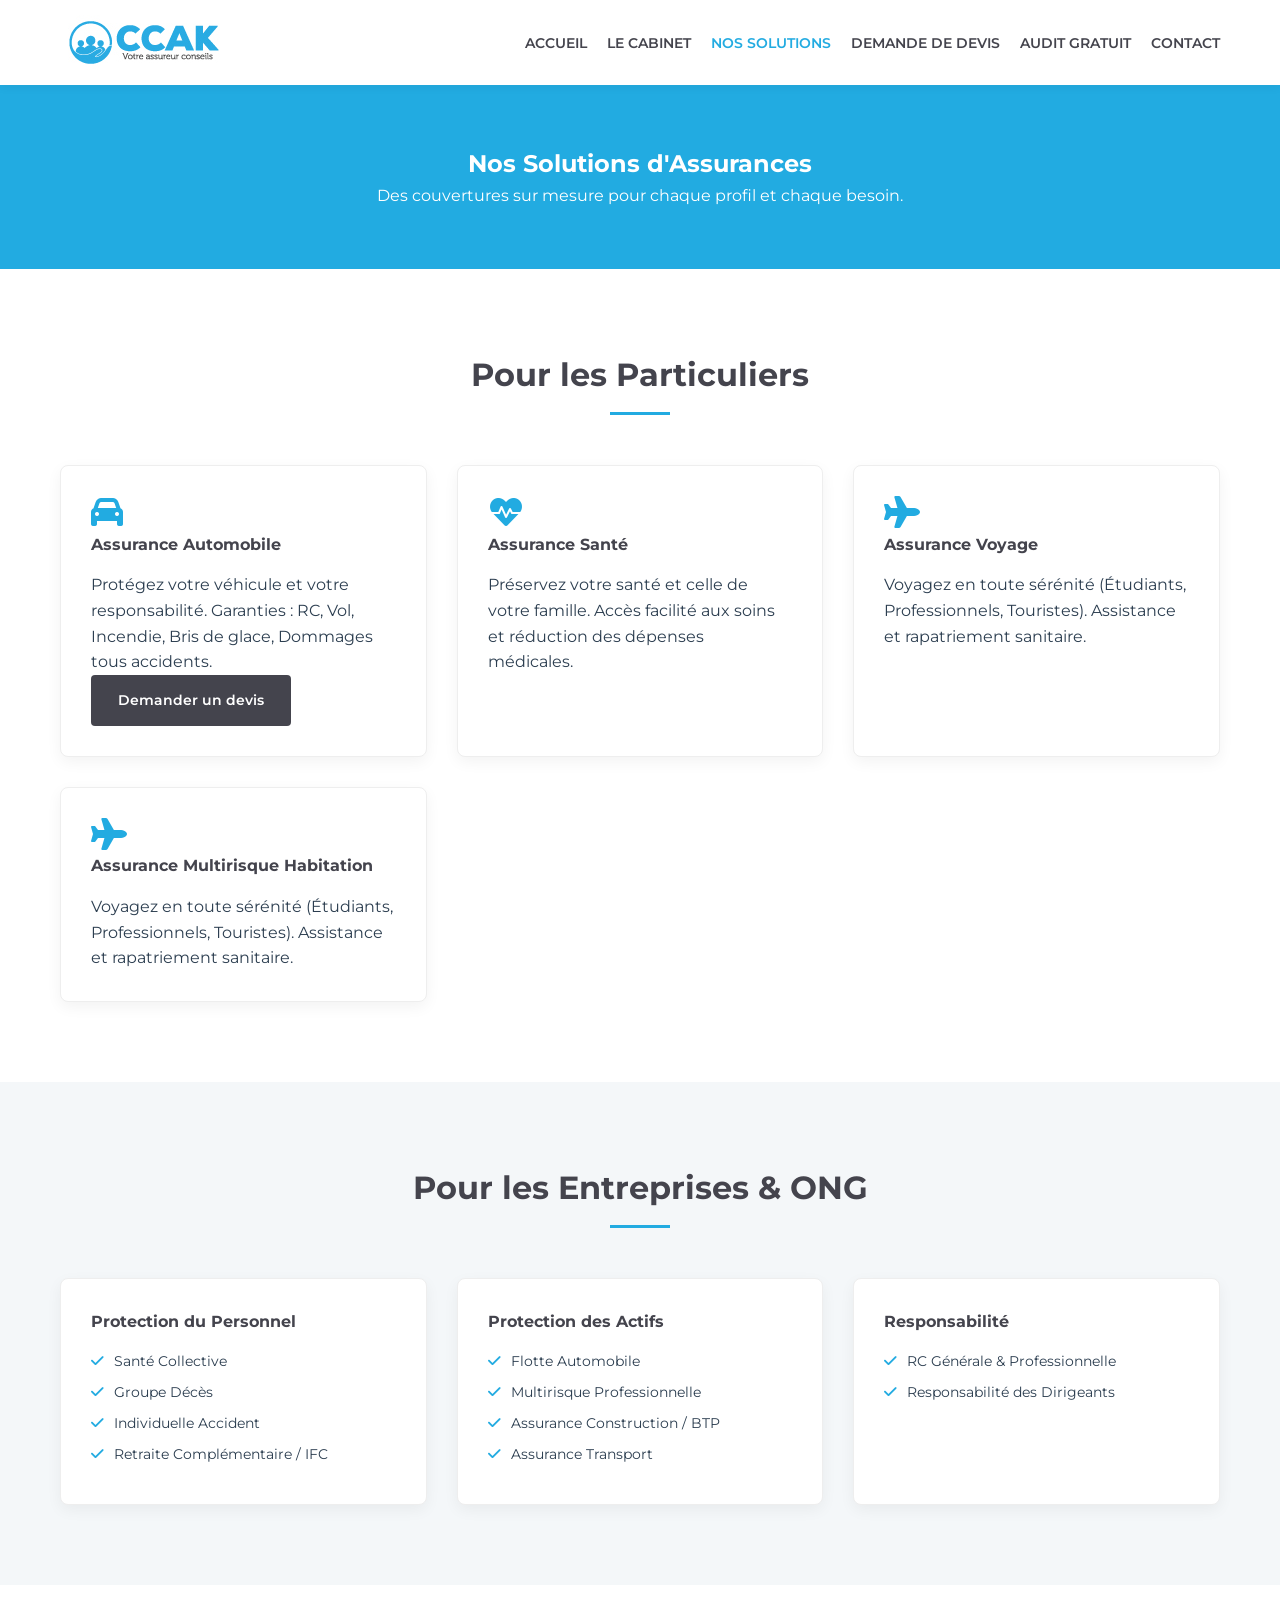
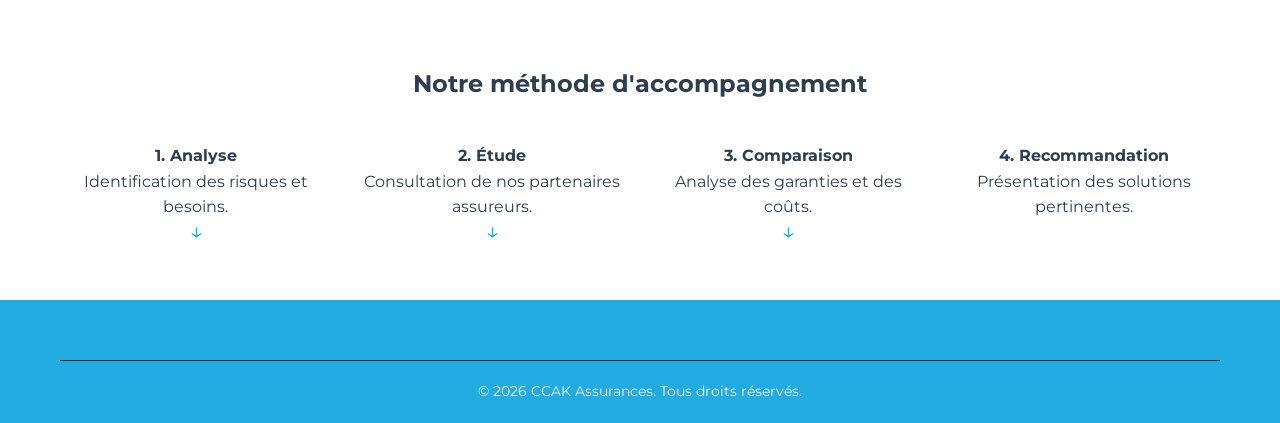
<file: solutions.html>
<!DOCTYPE html>
<html lang="fr">
<head>
    <meta charset="UTF-8">
    <meta name="viewport" content="width=device-width, initial-scale=1.0">
    <title>Nos Solutions - CCAK Assurances</title>
    <link href="https://fonts.googleapis.com/css2?family=Montserrat:wght@300;400;600;700&display=swap" rel="stylesheet">
    <link rel="stylesheet" href="https://cdnjs.cloudflare.com/ajax/libs/font-awesome/6.0.0/css/all.min.css">
    <link rel="stylesheet" href="assets/css/style.css">
    <style>
        .solutions-hero { padding: 60px 0; background: var(--secondary-color); color: #fff; text-align: center; }
        .solution-section { padding: 80px 0; }
        .solution-grid { display: grid; grid-template-columns: repeat(auto-fit, minmax(300px, 1fr)); gap: 30px; margin-top: 40px; }
        .solution-card { background: #fff; border: 1px solid #eee; border-radius: 8px; overflow: hidden; box-shadow: 0 5px 15px rgba(0,0,0,0.05); }
        .solution-card-body { padding: 30px; }
        .solution-card-body h4 { color: var(--primary-color); margin-bottom: 15px; }
        .solution-card-body ul { margin-top: 15px; }
        .solution-card-body li { margin-bottom: 8px; font-size: 0.9rem; display: flex; align-items: center; }
        .solution-card-body i { color: var(--secondary-color); margin-right: 10px; }
        .method-step { text-align: center; position: relative; }
        .method-step::after { content: '↓'; position: absolute; bottom: -30px; left: 50%; transform: translateX(-50%); font-size: 1.5rem; color: var(--secondary-color); }
        .method-step:last-child::after { display: none; }
    </style>
</head>
<body>

    <header>
        <div class="container header-flex">
            <div class="logo">
                <img src="assets/logos/logo1.jpg" alt="">
            </div>
            <nav>
                <ul id="nav-menu">
                    <li><a href="index.html">Accueil</a></li>
                    <li><a href="cabinet.html">Le Cabinet</a></li>
                    <li><a href="solutions.html" class="active">Nos Solutions</a></li>
                    <li><a href="devis.html">Demande de Devis</a></li>
                    <li><a href="audit.html">Audit Gratuit</a></li>
                    <li><a href="index.html#contact">Contact</a></li>
                </ul>
            </nav>
        </div>
    </header>

    <section class="solutions-hero">
        <div class="container">
            <h1>Nos Solutions d'Assurances</h1>
            <p>Des couvertures sur mesure pour chaque profil et chaque besoin.</p>
        </div>
    </section>

    <section id="particuliers" class="solution-section">
        <div class="container">
            <div class="section-header">
                <h2>Pour les Particuliers</h2>
            </div>
            <div class="solution-grid">
                <div class="solution-card">
                    <div class="solution-card-body">
                        <i class="fas fa-car fa-2x"></i>
                        <h4>Assurance Automobile</h4>
                        <p>Protégez votre véhicule et votre responsabilité. Garanties : RC, Vol, Incendie, Bris de glace, Dommages tous accidents.</p>
                        <a href="devis.html" class="btn btn-primary mt-20">Demander un devis</a>
                    </div>
                </div>
                <div class="solution-card">
                    <div class="solution-card-body">
                        <i class="fas fa-heartbeat fa-2x"></i>
                        <h4>Assurance Santé</h4>
                        <p>Préservez votre santé et celle de votre famille. Accès facilité aux soins et réduction des dépenses médicales.</p>
                    </div>
                </div>
                <div class="solution-card">
                    <div class="solution-card-body">
                        <i class="fas fa-plane fa-2x"></i>
                        <h4>Assurance Voyage</h4>
                        <p>Voyagez en toute sérénité (Étudiants, Professionnels, Touristes). Assistance et rapatriement sanitaire.</p>
                    </div>
                </div>
                <div class="solution-card">
                    <div class="solution-card-body">
                        <i class="fas fa-plane fa-2x"></i>
                        <h4>Assurance Multirisque Habitation</h4>
                        <p>Voyagez en toute sérénité (Étudiants, Professionnels, Touristes). Assistance et rapatriement sanitaire.</p>
                    </div>
                </div>
            </div>
        </div>
    </section>

    <section id="entreprises" class="solution-section" style="background: var(--light-bg);">
        <div class="container">
            <div class="section-header">
                <h2>Pour les Entreprises & ONG</h2>
            </div>
            <div class="solution-grid">
                <div class="solution-card">
                    <div class="solution-card-body">
                        <h4>Protection du Personnel</h4>
                        <ul>
                            <li><i class="fas fa-check"></i> Santé Collective</li>
                            <li><i class="fas fa-check"></i> Groupe Décès</li>
                            <li><i class="fas fa-check"></i> Individuelle Accident</li>
                            <li><i class="fas fa-check"></i> Retraite Complémentaire / IFC</li>
                        </ul>
                    </div>
                </div>
                <div class="solution-card">
                    <div class="solution-card-body">
                        <h4>Protection des Actifs</h4>
                        <ul>
                            <li><i class="fas fa-check"></i> Flotte Automobile</li>
                            <li><i class="fas fa-check"></i> Multirisque Professionnelle</li>
                            <li><i class="fas fa-check"></i> Assurance Construction / BTP</li>
                            <li><i class="fas fa-check"></i> Assurance Transport</li>
                        </ul>
                    </div>
                </div>
                <div class="solution-card">
                    <div class="solution-card-body">
                        <h4>Responsabilité</h4>
                        <ul>
                            <li><i class="fas fa-check"></i> RC Générale & Professionnelle</li>
                            <li><i class="fas fa-check"></i> Responsabilité des Dirigeants</li>
                        </ul>
                    </div>
                </div>
            </div>
        </div>
    </section>

    <section class="solution-section">
        <div class="container">
            <h2 class="text-center">Notre méthode d'accompagnement</h2>
            <div class="services-grid mt-40">
                <div class="method-step"><h4>1. Analyse</h4><p>Identification des risques et besoins.</p></div>
                <div class="method-step"><h4>2. Étude</h4><p>Consultation de nos partenaires assureurs.</p></div>
                <div class="method-step"><h4>3. Comparaison</h4><p>Analyse des garanties et des coûts.</p></div>
                <div class="method-step"><h4>4. Recommandation</h4><p>Présentation des solutions pertinentes.</p></div>
            </div>
        </div>
    </section>

    <footer>
        <div class="container">
            <div class="footer-bottom">
                <p>&copy; 2026 CCAK Assurances. Tous droits réservés.</p>
            </div>
        </div>
    </footer>

    <script src="assets/js/script.js"></script>
</body>
</html>
</file>
<file: assets/css/style.css>
/* 
   CCAK Assurances - Updated Stylesheet
   Palette: Bleu confiance (#003366), Bleu ciel (#00a8e8), Gris (#666666), Blanc (#ffffff)
   Font: Montserrat
*/

:root {
    --primary-color: #44444D; /* Gris */
    --secondary-color: #22ABE1; /* Bleu ciel */
    --accent-color: #666666; /* Gris professionnel */
    --light-bg: #f4f7f9;
    --white: #ffffff;
    --text-dark: #2c3e50;
    --text-light: #7f8c8d;
    --transition: all 0.3s ease;
}

* {
    margin: 0;
    padding: 0;
    box-sizing: border-box;
}

body {
    font-family: 'Montserrat', sans-serif;
    line-height: 1.6;
    color: var(--text-dark);
    overflow-x: hidden;
}

.container {
    max-width: 1200px;
    margin: 0 auto;
    padding: 0 20px;
}

a {
    text-decoration: none;
    transition: var(--transition);
    color: inherit;
}

ul {
    list-style: none;
}

img {
    max-width: 100%;
    display: block;
}

.text-center { text-align: center; }
.mt-40 { margin-top: 40px; }

/* Buttons */
.btn {
    display: inline-block;
    padding: 12px 25px;
    border-radius: 4px;
    font-weight: 600;
    cursor: pointer;
    text-align: center;
    font-size: 0.9rem;
    border: 2px solid transparent;
}

.btn-primary {
    background: var(--primary-color);
    color: var(--white);
}

.btn-primary:hover {
    background: var(--secondary-color);
}

.btn-secondary {
    background: var(--secondary-color);
    color: var(--white);
}

.btn-secondary:hover {
    background: var(--primary-color);
}

.btn-outline {
    background: transparent;
    color: var(--white);
    border: 2px solid var(--white);
}

.btn-outline:hover {
    background: var(--white);
    color: var(--primary-color);
}

/* Top Bar */
.top-bar {
    background: #002244;
    color: var(--white);
    padding: 10px 0;
    font-size: 0.8rem;
}

.top-bar .container {
    display: flex;
    justify-content: space-between;
    align-items: center;
}

.top-info span {
    margin-right: 20px;
}

.top-info i {
    margin-right: 5px;
    color: var(--secondary-color);
}

.top-social a {
    color: var(--white);
    margin-left: 15px;
}

.lang-switch {
    margin-left: 20px;
    padding-left: 20px;
    border-left: 1px solid rgba(255,255,255,0.2);
}

/* Header */
header {
    background: var(--white);
    padding: 15px 0;
    box-shadow: 0 2px 10px rgba(0,0,0,0.05);
    position: sticky;
    top: 0;
    z-index: 1000;
}

.header-flex {
    display: flex;
    justify-content: space-between;
    align-items: center;
}

.logo-text {
    font-size: 1.6rem;
    font-weight: 700;
    color: var(--primary-color);
}

.logo-text span {
    color: var(--secondary-color);
    font-weight: 400;
}

nav ul {
    display: flex;
}

nav ul li {
    margin-left: 20px;
    position: relative;
}

nav ul li a {
    color: var(--primary-color);
    font-weight: 600;
    font-size: 0.85rem;
    text-transform: uppercase;
    padding: 10px 0;
}

nav ul li a.active, nav ul li a:hover {
    color: var(--secondary-color);
}

/* Dropdown */
.dropdown-menu {
    display: none;
    position: absolute;
    top: 100%;
    left: 0;
    background: var(--white);
    box-shadow: 0 5px 15px rgba(0,0,0,0.1);
    min-width: 200px;
    padding: 10px 0;
    border-radius: 4px;
}

.dropdown-menu li {
    margin: 0;
}

.dropdown-menu li a {
    display: block;
    padding: 10px 20px;
    text-transform: none;
    font-size: 0.9rem;
}

.dropdown-menu li a:hover {
    background: var(--light-bg);
}

.dropdown:hover .dropdown-menu {
    display: block;
}

/* Hero Section */
.hero {
    height: 100vh;
    background: linear-gradient(rgba(0,51,102,0.8), rgba(0,51,102,0.6)), url('../images/hero2.jpg') no-repeat center center/cover;
    display: flex;
    align-items: center;
    color: var(--white);
}

.hero-content {
    max-width: 900px;
}

.hero-subtitle {
    color: var(--secondary-color);
    font-size: 1.2rem;
    letter-spacing: 3px;
    margin-bottom: 10px;
}

.hero h1 {
    font-size: 3.2rem;
    margin-bottom: 20px;
    line-height: 1.1;
}

.hero p {
    font-size: 1.1rem;
    margin-bottom: 20px;
    max-width: 700px;
}

.hero-legal {
    font-size: 0.9rem;
    font-style: italic;
    opacity: 0.8;
    margin-bottom: 30px !important;
}

.hero-btns .btn {
    margin-right: 10px;
    margin-bottom: 10px;
}
.p_bleu {
    color: var(--secondary-color);
}

/* Stats Section */
.stats {
    padding: 80px 0;
    background: var(--white);
}

.section-header {
    text-align: center;
    margin-bottom: 50px;
}

.section-header h2 {
    font-size: 2rem;
    color: var(--primary-color);
    position: relative;
    padding-bottom: 15px;
}

.section-header h2::after {
    content: '';
    position: absolute;
    bottom: 0;
    left: 50%;
    transform: translateX(-50%);
    width: 60px;
    height: 3px;
    background: var(--secondary-color);
}

.stats-grid {
    display: grid;
    grid-template-columns: repeat(auto-fit, minmax(200px, 1fr));
    gap: 30px;
    text-align: center;
}

.stat-item i {
    font-size: 2.5rem;
    color: var(--secondary-color);
    margin-bottom: 15px;
}

.stat-item h3 {
    font-size: 1.5rem;
    margin-bottom: 5px;
}

/* Services */
.services {
    padding: 80px 0;
    background: var(--light-bg);
}

.services-grid {
    display: grid;
    grid-template-columns: repeat(auto-fit, minmax(250px, 1fr));
    gap: 25px;
}

.service-card {
    background: var(--white);
    padding: 40px 25px;
    border-radius: 8px;
    box-shadow: 0 5px 15px rgba(0,0,0,0.05);
    transition: var(--transition);
}

.service-card:hover {
    transform: translateY(-5px);
    box-shadow: 0 10px 25px rgba(0,0,0,0.1);
}

.service-card i {
    font-size: 2.5rem;
    color: var(--secondary-color);
    margin-bottom: 20px;
}

.service-card h3 {
    margin-bottom: 15px;
    font-size: 1.2rem;
    color: var(--primary-color);
}

/* Domains */
.domains {
    padding: 80px 0;
}

.domains-grid {
    display: grid;
    grid-template-columns: repeat(auto-fill, minmax(220px, 1fr));
    gap: 15px;
}

.domain-item {
    background: #fff;
    border: 1px solid #eee;
    padding: 20px;
    display: flex;
    align-items: center;
    border-radius: 5px;
    transition: var(--transition);
}

.domain-item:hover {
    background: var(--primary-color);
    color: var(--white);
    border-color: var(--primary-color);
}

.domain-item i {
    font-size: 1.5rem;
    margin-right: 15px;
    color: var(--secondary-color);
}

.domain-item:hover i {
    color: var(--white);
}

/* Why Choose Us */
.why-choose {
    padding: 80px 0;
    background: #002244;
    color: var(--white);
}

.why-grid {
    display: grid;
    grid-template-columns: 1fr 1fr;
    gap: 50px;
    align-items: center;
}

.why-text h2 {
    font-size: 2rem;
    margin-bottom: 30px;
}

.why-item {
    margin-bottom: 25px;
}

.why-item h4 {
    color: var(--secondary-color);
    margin-bottom: 5px;
    font-size: 1.1rem;
}

.why-item p {
    opacity: 0.8;
}

.why-img img {
    border-radius: 8px;
    box-shadow: 0 10px 30px rgba(0,0,0,0.3);
}

/* Contact */
.contact {
    padding: 80px 0;
    background: var(--white);
}

.contact-grid {
    display: grid;
    grid-template-columns: 1.5fr 1fr;
    gap: 50px;
}

.contact-form h3, .contact-info h3 {
    margin-bottom: 25px;
    color: var(--primary-color);
}

.form-row {
    display: grid;
    grid-template-columns: 1fr 1fr;
    gap: 15px;
    margin-bottom: 15px;
}

input, textarea {
    width: 100%;
    padding: 12px 15px;
    border: 1px solid #ddd;
    border-radius: 4px;
    margin-bottom: 15px;
    font-family: inherit;
}

.contact-info p {
    margin-bottom: 20px;
    display: flex;
    align-items: flex-start;
}

.contact-info i {
    color: var(--secondary-color);
    margin-right: 15px;
    margin-top: 5px;
}

.whatsapp-link {
    display: inline-block;
    background: #25d366;
    color: #fff;
    padding: 10px 20px;
    border-radius: 4px;
    font-weight: 600;
    margin-top: 20px;
}

/* Footer */
footer {
    background:var(--secondary-color);
    color:aliceblue;
    padding: 60px 0 20px;
}

.footer-grid {
    display: grid;
    grid-template-columns: 2fr 1fr 1fr;
    gap: 50px;
    margin-bottom: 40px;
}

.footer-links h4, .footer-legal h4 {
    color: #fff;
    margin-bottom: 20px;
}

.footer-links ul li {
    margin-bottom: 10px;
}

.footer-bottom {
    text-align: center;
    padding-top: 20px;
    border-top: 1px solid #222;
    font-size: 0.85rem;
}

/* WhatsApp Float */
.whatsapp-float {
    position: fixed;
    bottom: 30px;
    right: 30px;
    background: #25d366;
    color: #fff;
    width: 60px;
    height: 60px;
    border-radius: 50%;
    display: flex;
    justify-content: center;
    align-items: center;
    font-size: 2rem;
    box-shadow: 0 5px 15px rgba(0,0,0,0.2);
    z-index: 1001;
}

/* Responsive*/ 
@media (max-width: 992px) {
    .mobile-toggle {display: none;}
    .hero h1 { font-size: 2.5rem; }
    .why-grid, .contact-grid, .footer-grid { grid-template-columns: 1fr; }
}
@media (min-width: 769px) {
    .mobile-toggle {display: none;}
}

@media (max-width: 768px) {
    .top-bar { display: none; }
    .mobile-toggle { display: block; }
    .hero-btns {grid-template-columns: auto;}
    .hero-subtitle {font-size:small;} 
    nav ul {
        display: none;
        flex-direction: column;
        position: absolute;
        top: 70px;
        left: 0;
        width: 100%;
        background: #fff;
        padding: 20px;
        box-shadow: 0 10px 10px rgba(0,0,0,0.1);
    }
    nav ul.active { display: flex; }
    nav ul li { margin: 10px 0; }
    .dropdown-menu { position: static; box-shadow: none; display: block; padding-left: 20px; }
    .form-row { grid-template-columns: 1fr; }
}
</file>
